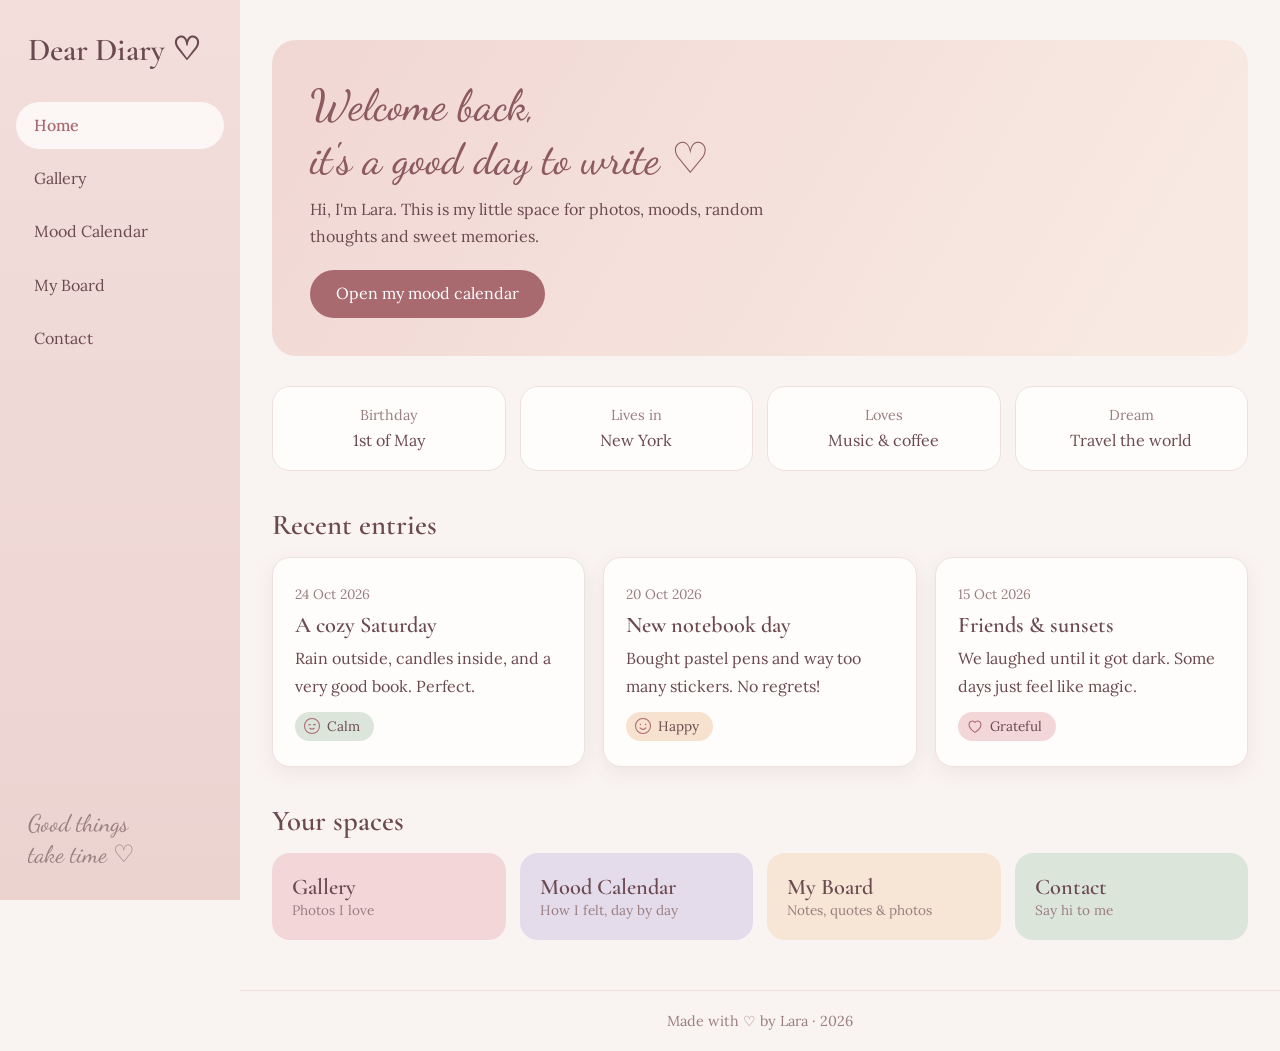
<file: index.html>
<!DOCTYPE html>
<html lang="en">
<head>
  <meta charset="UTF-8">
  <meta name="viewport" content="width=device-width, initial-scale=1.0">
  <title>Dear Diary ♡ Home</title>
  <link rel="icon" href="favicon.svg" type="image/svg+xml">
  <link rel="icon" href="favicon.png" type="image/png" sizes="48x48">
  <link rel="apple-touch-icon" href="apple-touch-icon.png">
  <link rel="preconnect" href="https://fonts.googleapis.com">
  <link href="https://fonts.googleapis.com/css2?family=Cormorant+Garamond:wght@500;600&family=Dancing+Script:wght@500&family=Lora:wght@400;500&display=swap" rel="stylesheet">
  <link rel="stylesheet" href="style.css">
</head>
<body>

  <svg width="0" height="0" style="position:absolute" aria-hidden="true">
    <symbol id="happy" viewBox="0 0 24 24"><circle cx="12" cy="12" r="10"/><circle cx="8.5" cy="10" r=".9" fill="currentColor" stroke="none"/><circle cx="15.5" cy="10" r=".9" fill="currentColor" stroke="none"/><path d="M8 14.5q4 4 8 0"/></symbol>
    <symbol id="calm" viewBox="0 0 24 24"><circle cx="12" cy="12" r="10"/><path d="M7.5 10.5q1.2-1.2 2.4 0M14.1 10.5q1.2-1.2 2.4 0"/><path d="M9 15q3 2 6 0"/></symbol>
    <symbol id="grateful" viewBox="0 0 24 24"><path d="M12 20.5s-8-4.8-8-10.8a4.4 4.4 0 0 1 8-2.5 4.4 4.4 0 0 1 8 2.5c0 6-8 10.8-8 10.8z"/></symbol>
    <symbol id="anxious" viewBox="0 0 24 24"><circle cx="12" cy="12" r="10"/><circle cx="8.5" cy="10.5" r=".9" fill="currentColor" stroke="none"/><circle cx="15.5" cy="10.5" r=".9" fill="currentColor" stroke="none"/><path d="M7 8l3-1M17 8l-3-1"/><path d="M8 16q1-1.5 2 0t2 0 2 0 2 0"/></symbol>
    <symbol id="sad" viewBox="0 0 24 24"><circle cx="12" cy="12" r="10"/><circle cx="8.5" cy="10" r=".9" fill="currentColor" stroke="none"/><circle cx="15.5" cy="10" r=".9" fill="currentColor" stroke="none"/><path d="M8.5 16.5q3.5-3 7 0"/></symbol>
    <symbol id="angry" viewBox="0 0 24 24"><circle cx="12" cy="12" r="10"/><path d="M6.5 7.5l4 2M17.5 7.5l-4 2"/><circle cx="8.5" cy="11.5" r=".9" fill="currentColor" stroke="none"/><circle cx="15.5" cy="11.5" r=".9" fill="currentColor" stroke="none"/><path d="M8.5 16.5q3.5-2.5 7 0"/></symbol>
    <symbol id="tired" viewBox="0 0 24 24"><circle cx="12" cy="12" r="10"/><path d="M7 10.5h3M14 10.5h3"/><path d="M9.5 15.5h5"/></symbol>
  </svg>

  <aside class="sidebar">
    <a class="logo" href="index.html">Dear Diary ♡</a>
    <nav>
      <ul class="nav-menu">
        <li><a href="index.html" aria-current="page">Home</a></li>
        <li><a href="gallery.html">Gallery</a></li>
        <li><a href="calendar.html">Mood Calendar</a></li>
        <li><a href="board.html">My Board</a></li>
        <li><a href="contact.html">Contact</a></li>
      </ul>
    </nav>
    <p class="sidebar-note">Good things<br>take time ♡</p>
  </aside>

  <div class="content">
    <main>
      <section class="hero">
        <div>
          <h1>Welcome back,<br>it's a good day to write ♡</h1>
          <p>Hi, I'm Lara. This is my little space for photos, moods,
            random thoughts and sweet memories.</p>
          <a class="btn" href="calendar.html">Open my mood calendar</a>
        </div>
      </section>

      <section class="facts">
        <div class="fact"><strong>Birthday</strong>1st of May</div>
        <div class="fact"><strong>Lives in</strong>New York</div>
        <div class="fact"><strong>Loves</strong>Music &amp; coffee</div>
        <div class="fact"><strong>Dream</strong>Travel the world</div>
      </section>

      <h2 class="section-title">Recent entries</h2>
      <section class="entries">
        <article class="card entry">
          <span class="entry-date">24 Oct 2026</span>
          <h3>A cozy Saturday</h3>
          <p>Rain outside, candles inside, and a very good book. Perfect.</p>
          <span class="entry-mood calm"><svg class="face"><use href="#calm"/></svg> Calm</span>
        </article>
        <article class="card entry">
          <span class="entry-date">20 Oct 2026</span>
          <h3>New notebook day</h3>
          <p>Bought pastel pens and way too many stickers. No regrets!</p>
          <span class="entry-mood happy"><svg class="face"><use href="#happy"/></svg> Happy</span>
        </article>
        <article class="card entry">
          <span class="entry-date">15 Oct 2026</span>
          <h3>Friends &amp; sunsets</h3>
          <p>We laughed until it got dark. Some days just feel like magic.</p>
          <span class="entry-mood grateful"><svg class="face"><use href="#grateful"/></svg> Grateful</span>
        </article>
      </section>

      <h2 class="section-title">Your spaces</h2>
      <section class="spaces">
        <a class="space" href="gallery.html"><h3>Gallery</h3><p>Photos I love</p></a>
        <a class="space" href="calendar.html"><h3>Mood Calendar</h3><p>How I felt, day by day</p></a>
        <a class="space" href="board.html"><h3>My Board</h3><p>Notes, quotes &amp; photos</p></a>
        <a class="space" href="contact.html"><h3>Contact</h3><p>Say hi to me</p></a>
      </section>
    </main>

    <footer class="site-footer">Made with ♡ by Lara · 2026</footer>
  </div>

</body>
</html>
</file>
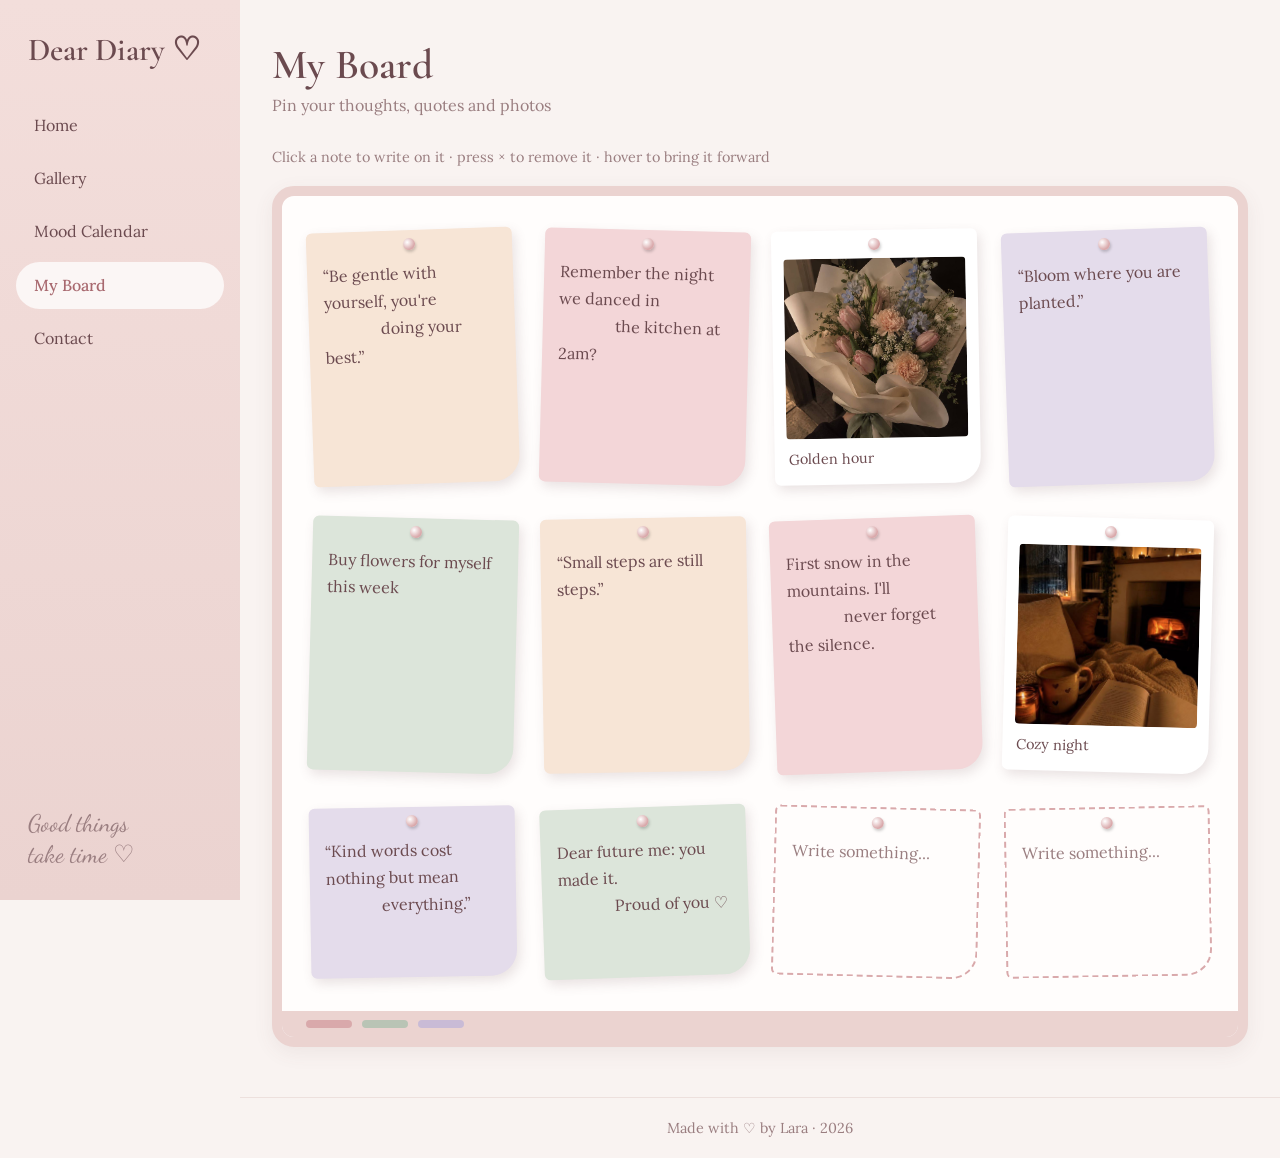
<file: board.html>
<!DOCTYPE html>
<html lang="en">

<head>
  <meta charset="UTF-8">
  <meta name="viewport" content="width=device-width, initial-scale=1.0">
  <title>Dear Diary ♡ My Board</title>
  <link rel="icon" href="favicon.svg" type="image/svg+xml">
  <link rel="icon" href="favicon.png" type="image/png" sizes="48x48">
  <link rel="apple-touch-icon" href="apple-touch-icon.png">
  <link rel="preconnect" href="https://fonts.googleapis.com">
  <link
    href="https://fonts.googleapis.com/css2?family=Cormorant+Garamond:wght@500;600&family=Dancing+Script:wght@500&family=Lora:wght@400;500&display=swap"
    rel="stylesheet">
  <link rel="stylesheet" href="style.css">
</head>

<body>

  <aside class="sidebar">
    <a class="logo" href="index.html">Dear Diary ♡</a>
    <nav>
      <ul class="nav-menu">
        <li><a href="index.html">Home</a></li>
        <li><a href="gallery.html">Gallery</a></li>
        <li><a href="calendar.html">Mood Calendar</a></li>
        <li><a href="board.html" aria-current="page">My Board</a></li>
        <li><a href="contact.html">Contact</a></li>
      </ul>
    </nav>
    <p class="sidebar-note">Good things<br>take time ♡</p>
  </aside>

  <div class="content">
    <main>
      <h1 class="page-title">My Board</h1>
      <p class="page-subtitle">Pin your thoughts, quotes and photos</p>

      <p class="hint">Click a note to write on it · press × to remove it · hover to bring it forward</p>

      <div class="board-frame">
        <div class="board">
          <input type="checkbox" id="n1" class="gone">
          <div class="note c1"><label class="del" for="n1" title="Delete">×</label>
            <div class="note-body" contenteditable="true" data-ph="Write something...">“Be gentle with yourself, you're
              doing your best.”</div>
          </div>
          <input type="checkbox" id="n2" class="gone">
          <div class="note c2"><label class="del" for="n2" title="Delete">×</label>
            <div class="note-body" contenteditable="true" data-ph="Write something...">Remember the night we danced in
              the kitchen at 2am?</div>
          </div>
          <input type="checkbox" id="n3" class="gone">
          <div class="note photo"><label class="del" for="n3" title="Delete">×</label><img
              src="PHOTO\Golden hour (2).jpg" alt="Pinned photo">
            <div class="note-body" contenteditable="true" data-ph="Add a caption...">Golden hour</div>
          </div>
          <input type="checkbox" id="n4" class="gone">
          <div class="note c3"><label class="del" for="n4" title="Delete">×</label>
            <div class="note-body" contenteditable="true" data-ph="Write something...">“Bloom where you are planted.”
            </div>
          </div>
          <input type="checkbox" id="n5" class="gone">
          <div class="note c4"><label class="del" for="n5" title="Delete">×</label>
            <div class="note-body" contenteditable="true" data-ph="Write something...">Buy flowers for myself this week
            </div>
          </div>
          <input type="checkbox" id="n6" class="gone">
          <div class="note c1"><label class="del" for="n6" title="Delete">×</label>
            <div class="note-body" contenteditable="true" data-ph="Write something...">“Small steps are still steps.”
            </div>
          </div>
          <input type="checkbox" id="n7" class="gone">
          <div class="note c2"><label class="del" for="n7" title="Delete">×</label>
            <div class="note-body" contenteditable="true" data-ph="Write something...">First snow in the mountains. I'll
              never forget the silence.</div>
          </div>
          <input type="checkbox" id="n8" class="gone">
          <div class="note photo"><label class="del" for="n8" title="Delete">×</label><img src="PHOTO\Cozy night.jpg"
              alt="Pinned photo">
            <div class="note-body" contenteditable="true" data-ph="Add a caption...">Cozy night</div>
          </div>
          <input type="checkbox" id="n9" class="gone">
          <div class="note c3"><label class="del" for="n9" title="Delete">×</label>
            <div class="note-body" contenteditable="true" data-ph="Write something...">“Kind words cost nothing but mean
              everything.”</div>
          </div>
          <input type="checkbox" id="n10" class="gone">
          <div class="note c4"><label class="del" for="n10" title="Delete">×</label>
            <div class="note-body" contenteditable="true" data-ph="Write something...">Dear future me: you made it.
              Proud of you ♡</div>
          </div>
          <input type="checkbox" id="n11" class="gone">
          <div class="note blank"><label class="del" for="n11" title="Delete">×</label>
            <div class="note-body" contenteditable="true" data-ph="Write something..."></div>
          </div>
          <input type="checkbox" id="n12" class="gone">
          <div class="note blank"><label class="del" for="n12" title="Delete">×</label>
            <div class="note-body" contenteditable="true" data-ph="Write something..."></div>
          </div>
        </div>
        <div class="tray"><span></span><span></span><span></span></div>
      </div>
    </main>

    <footer class="site-footer">Made with ♡ by Lara · 2026</footer>
  </div>
</body>

</html>
</file>
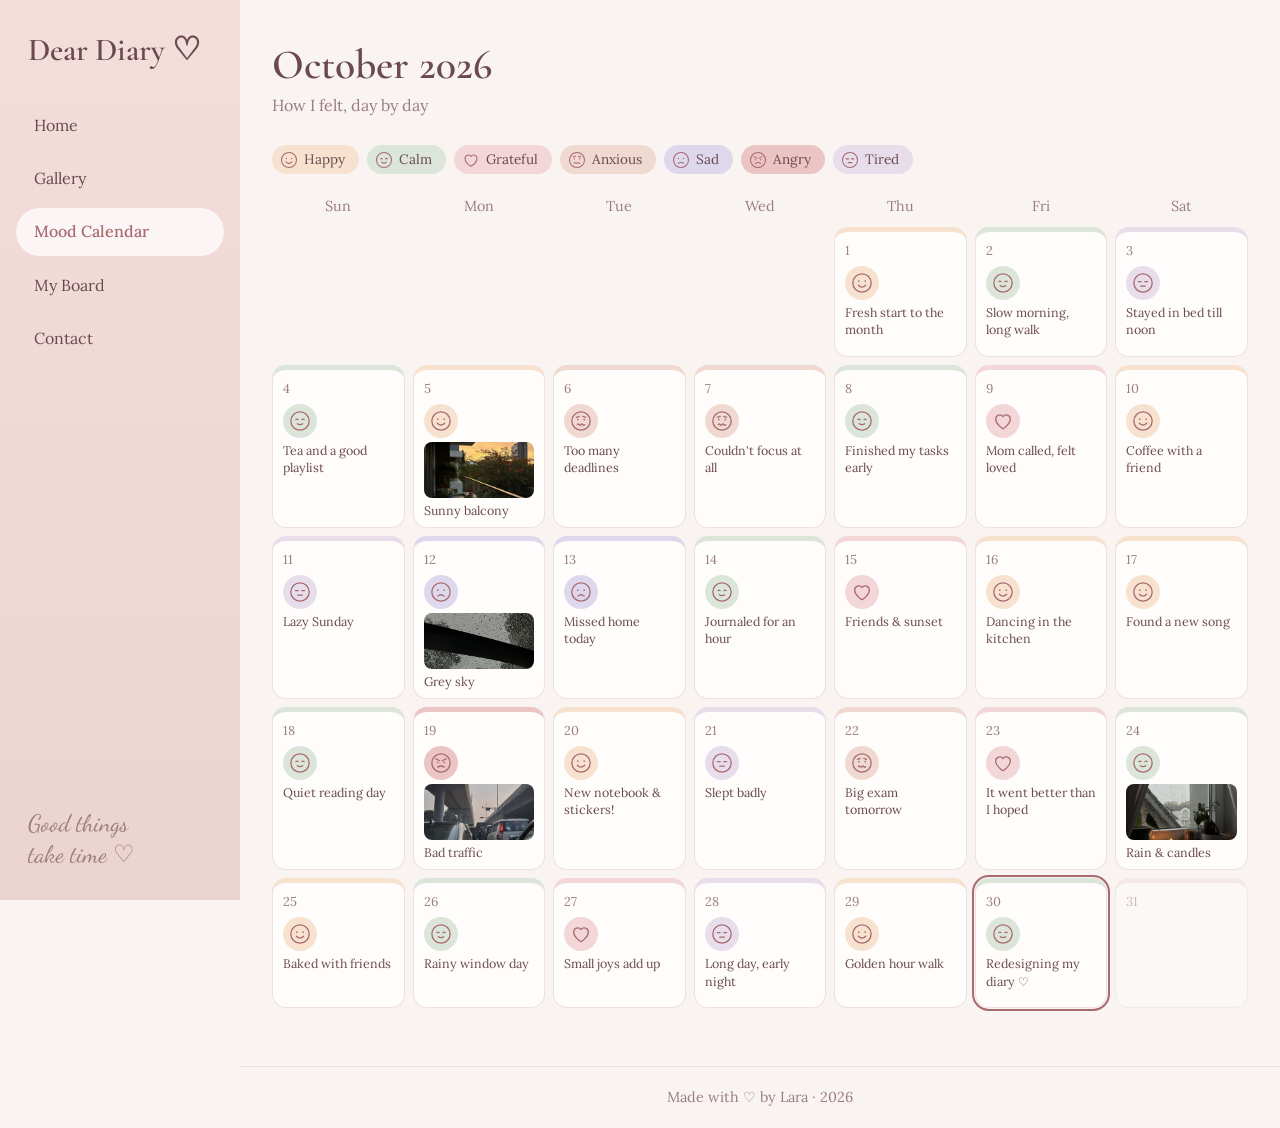
<file: calendar.html>
<!DOCTYPE html>
<html lang="en">

<head>
  <meta charset="UTF-8">
  <meta name="viewport" content="width=device-width, initial-scale=1.0">
  <title>Dear Diary ♡ Mood Calendar</title>
  <link rel="icon" href="favicon.svg" type="image/svg+xml">
  <link rel="icon" href="favicon.png" type="image/png" sizes="48x48">
  <link rel="apple-touch-icon" href="apple-touch-icon.png">
  <link rel="preconnect" href="https://fonts.googleapis.com">
  <link
    href="https://fonts.googleapis.com/css2?family=Cormorant+Garamond:wght@500;600&family=Dancing+Script:wght@500&family=Lora:wght@400;500&display=swap"
    rel="stylesheet">
  <link rel="stylesheet" href="style.css">
</head>

<body>

  <svg width="0" height="0" style="position:absolute" aria-hidden="true">
    <symbol id="happy" viewBox="0 0 24 24">
      <circle cx="12" cy="12" r="10" />
      <circle cx="8.5" cy="10" r=".9" fill="currentColor" stroke="none" />
      <circle cx="15.5" cy="10" r=".9" fill="currentColor" stroke="none" />
      <path d="M8 14.5q4 4 8 0" />
    </symbol>
    <symbol id="calm" viewBox="0 0 24 24">
      <circle cx="12" cy="12" r="10" />
      <path d="M7.5 10.5q1.2-1.2 2.4 0M14.1 10.5q1.2-1.2 2.4 0" />
      <path d="M9 15q3 2 6 0" />
    </symbol>
    <symbol id="grateful" viewBox="0 0 24 24">
      <path d="M12 20.5s-8-4.8-8-10.8a4.4 4.4 0 0 1 8-2.5 4.4 4.4 0 0 1 8 2.5c0 6-8 10.8-8 10.8z" />
    </symbol>
    <symbol id="anxious" viewBox="0 0 24 24">
      <circle cx="12" cy="12" r="10" />
      <circle cx="8.5" cy="10.5" r=".9" fill="currentColor" stroke="none" />
      <circle cx="15.5" cy="10.5" r=".9" fill="currentColor" stroke="none" />
      <path d="M7 8l3-1M17 8l-3-1" />
      <path d="M8 16q1-1.5 2 0t2 0 2 0 2 0" />
    </symbol>
    <symbol id="sad" viewBox="0 0 24 24">
      <circle cx="12" cy="12" r="10" />
      <circle cx="8.5" cy="10" r=".9" fill="currentColor" stroke="none" />
      <circle cx="15.5" cy="10" r=".9" fill="currentColor" stroke="none" />
      <path d="M8.5 16.5q3.5-3 7 0" />
    </symbol>
    <symbol id="angry" viewBox="0 0 24 24">
      <circle cx="12" cy="12" r="10" />
      <path d="M6.5 7.5l4 2M17.5 7.5l-4 2" />
      <circle cx="8.5" cy="11.5" r=".9" fill="currentColor" stroke="none" />
      <circle cx="15.5" cy="11.5" r=".9" fill="currentColor" stroke="none" />
      <path d="M8.5 16.5q3.5-2.5 7 0" />
    </symbol>
    <symbol id="tired" viewBox="0 0 24 24">
      <circle cx="12" cy="12" r="10" />
      <path d="M7 10.5h3M14 10.5h3" />
      <path d="M9.5 15.5h5" />
    </symbol>
  </svg>

  <aside class="sidebar">
    <a class="logo" href="index.html">Dear Diary ♡</a>
    <nav>
      <ul class="nav-menu">
        <li><a href="index.html">Home</a></li>
        <li><a href="gallery.html">Gallery</a></li>
        <li><a href="calendar.html" aria-current="page">Mood Calendar</a></li>
        <li><a href="board.html">My Board</a></li>
        <li><a href="contact.html">Contact</a></li>
      </ul>
    </nav>
    <p class="sidebar-note">Good things<br>take time ♡</p>
  </aside>

  <div class="content">
    <main>
      <h1 class="page-title">October 2026</h1>
      <p class="page-subtitle">How I felt, day by day</p>

      <div class="legend">
        <span class="happy"><svg class="face">
            <use href="#happy" />
          </svg> Happy</span>
        <span class="calm"><svg class="face">
            <use href="#calm" />
          </svg> Calm</span>
        <span class="grateful"><svg class="face">
            <use href="#grateful" />
          </svg> Grateful</span>
        <span class="anxious"><svg class="face">
            <use href="#anxious" />
          </svg> Anxious</span>
        <span class="sad"><svg class="face">
            <use href="#sad" />
          </svg> Sad</span>
        <span class="angry"><svg class="face">
            <use href="#angry" />
          </svg> Angry</span>
        <span class="tired"><svg class="face">
            <use href="#tired" />
          </svg> Tired</span>
      </div>

      <div class="calendar-wrap">
        <section class="calendar">
          <div class="weekday">Sun</div>
          <div class="weekday">Mon</div>
          <div class="weekday">Tue</div>
          <div class="weekday">Wed</div>
          <div class="weekday">Thu</div>
          <div class="weekday">Fri</div>
          <div class="weekday">Sat</div>
          <div class="day empty"></div>
          <div class="day empty"></div>
          <div class="day empty"></div>
          <div class="day empty"></div>
          <div class="day happy"><span class="num">1</span><span class="mood"><svg class="face">
                <use href="#happy" />
              </svg></span>
            <p>Fresh start to the month</p>
          </div>
          <div class="day calm"><span class="num">2</span><span class="mood"><svg class="face">
                <use href="#calm" />
              </svg></span>
            <p>Slow morning, long walk</p>
          </div>
          <div class="day tired"><span class="num">3</span><span class="mood"><svg class="face">
                <use href="#tired" />
              </svg></span>
            <p>Stayed in bed till noon</p>
          </div>
          <div class="day calm"><span class="num">4</span><span class="mood"><svg class="face">
                <use href="#calm" />
              </svg></span>
            <p>Tea and a good playlist</p>
          </div>
          <div class="day happy"><span class="num">5</span><span class="mood"><svg class="face">
                <use href="#happy" />
              </svg></span><img src="PHOTO\Sunny balcony.jpg" alt="Day 5 photo">
            <p>Sunny balcony</p>
          </div>
          <div class="day anxious"><span class="num">6</span><span class="mood"><svg class="face">
                <use href="#anxious" />
              </svg></span>
            <p>Too many deadlines</p>
          </div>
          <div class="day anxious"><span class="num">7</span><span class="mood"><svg class="face">
                <use href="#anxious" />
              </svg></span>
            <p>Couldn't focus at all</p>
          </div>
          <div class="day calm"><span class="num">8</span><span class="mood"><svg class="face">
                <use href="#calm" />
              </svg></span>
            <p>Finished my tasks early</p>
          </div>
          <div class="day grateful"><span class="num">9</span><span class="mood"><svg class="face">
                <use href="#grateful" />
              </svg></span>
            <p>Mom called, felt loved</p>
          </div>
          <div class="day happy"><span class="num">10</span><span class="mood"><svg class="face">
                <use href="#happy" />
              </svg></span>
            <p>Coffee with a friend</p>
          </div>
          <div class="day tired"><span class="num">11</span><span class="mood"><svg class="face">
                <use href="#tired" />
              </svg></span>
            <p>Lazy Sunday</p>
          </div>
          <div class="day sad"><span class="num">12</span><span class="mood"><svg class="face">
                <use href="#sad" />
              </svg></span><img src="PHOTO\Grey sky.jpg" alt="Day 12 photo">
            <p>Grey sky</p>
          </div>
          <div class="day sad"><span class="num">13</span><span class="mood"><svg class="face">
                <use href="#sad" />
              </svg></span>
            <p>Missed home today</p>
          </div>
          <div class="day calm"><span class="num">14</span><span class="mood"><svg class="face">
                <use href="#calm" />
              </svg></span>
            <p>Journaled for an hour</p>
          </div>
          <div class="day grateful"><span class="num">15</span><span class="mood"><svg class="face">
                <use href="#grateful" />
              </svg></span>
            <p>Friends &amp; sunset</p>
          </div>
          <div class="day happy"><span class="num">16</span><span class="mood"><svg class="face">
                <use href="#happy" />
              </svg></span>
            <p>Dancing in the kitchen</p>
          </div>
          <div class="day happy"><span class="num">17</span><span class="mood"><svg class="face">
                <use href="#happy" />
              </svg></span>
            <p>Found a new song</p>
          </div>
          <div class="day calm"><span class="num">18</span><span class="mood"><svg class="face">
                <use href="#calm" />
              </svg></span>
            <p>Quiet reading day</p>
          </div>
          <div class="day angry"><span class="num">19</span><span class="mood"><svg class="face">
                <use href="#angry" />
              </svg></span><img src="PHOTO\Bad traffic.jpg" alt="Day 19 photo">
            <p>Bad traffic</p>
          </div>
          <div class="day happy"><span class="num">20</span><span class="mood"><svg class="face">
                <use href="#happy" />
              </svg></span>
            <p>New notebook &amp; stickers!</p>
          </div>
          <div class="day tired"><span class="num">21</span><span class="mood"><svg class="face">
                <use href="#tired" />
              </svg></span>
            <p>Slept badly</p>
          </div>
          <div class="day anxious"><span class="num">22</span><span class="mood"><svg class="face">
                <use href="#anxious" />
              </svg></span>
            <p>Big exam tomorrow</p>
          </div>
          <div class="day grateful"><span class="num">23</span><span class="mood"><svg class="face">
                <use href="#grateful" />
              </svg></span>
            <p>It went better than I hoped</p>
          </div>
          <div class="day calm"><span class="num">24</span><span class="mood"><svg class="face">
                <use href="#calm" />
              </svg></span><img src="PHOTO\Rain & candles.jpg" alt="Day 24 photo">
            <p>Rain &amp; candles</p>
          </div>
          <div class="day happy"><span class="num">25</span><span class="mood"><svg class="face">
                <use href="#happy" />
              </svg></span>
            <p>Baked with friends</p>
          </div>
          <div class="day calm"><span class="num">26</span><span class="mood"><svg class="face">
                <use href="#calm" />
              </svg></span>
            <p>Rainy window day</p>
          </div>
          <div class="day grateful"><span class="num">27</span><span class="mood"><svg class="face">
                <use href="#grateful" />
              </svg></span>
            <p>Small joys add up</p>
          </div>
          <div class="day tired"><span class="num">28</span><span class="mood"><svg class="face">
                <use href="#tired" />
              </svg></span>
            <p>Long day, early night</p>
          </div>
          <div class="day happy"><span class="num">29</span><span class="mood"><svg class="face">
                <use href="#happy" />
              </svg></span>
            <p>Golden hour walk</p>
          </div>
          <div class="day calm today"><span class="num">30</span><span class="mood"><svg class="face">
                <use href="#calm" />
              </svg></span>
            <p>Redesigning my diary ♡</p>
          </div>
          <div class="day future"><span class="num">31</span></div>
        </section>
      </div>
    </main>

    <footer class="site-footer">Made with ♡ by Lara · 2026</footer>
  </div>

</body>

</html>
</file>
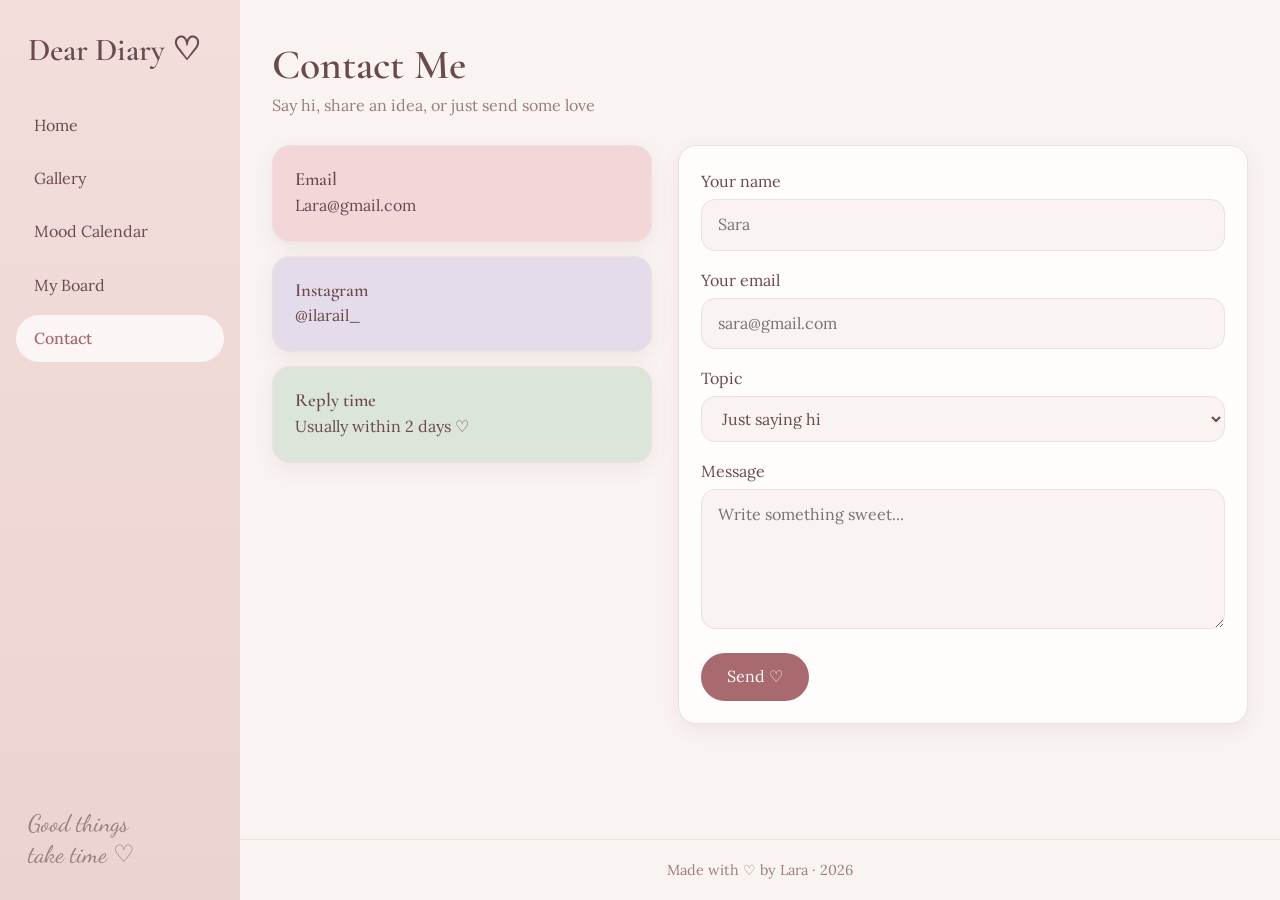
<file: contact.html>
<!DOCTYPE html>
<html lang="en">
<head>
  <meta charset="UTF-8">
  <meta name="viewport" content="width=device-width, initial-scale=1.0">
  <title>Dear Diary ♡ Contact</title>
  <link rel="icon" href="favicon.svg" type="image/svg+xml">
  <link rel="icon" href="favicon.png" type="image/png" sizes="48x48">
  <link rel="apple-touch-icon" href="apple-touch-icon.png">
  <link rel="preconnect" href="https://fonts.googleapis.com">
  <link href="https://fonts.googleapis.com/css2?family=Cormorant+Garamond:wght@500;600&family=Dancing+Script:wght@500&family=Lora:wght@400;500&display=swap" rel="stylesheet">
  <link rel="stylesheet" href="style.css">
</head>
<body>

  <aside class="sidebar">
    <a class="logo" href="index.html">Dear Diary ♡</a>
    <nav>
      <ul class="nav-menu">
        <li><a href="index.html">Home</a></li>
        <li><a href="gallery.html">Gallery</a></li>
        <li><a href="calendar.html">Mood Calendar</a></li>
        <li><a href="board.html">My Board</a></li>
        <li><a href="contact.html" aria-current="page">Contact</a></li>
      </ul>
    </nav>
    <p class="sidebar-note">Good things<br>take time ♡</p>
  </aside>

  <div class="content">
    <main>
      <h1 class="page-title">Contact Me</h1>
      <p class="page-subtitle">Say hi, share an idea, or just send some love</p>

      <div class="contact-layout">
        <aside class="contact-info">
          <div class="card"><h3>Email</h3><p>Lara@gmail.com</p></div>
          <div class="card"><h3>Instagram</h3><p>@ilarail_</p></div>
          <div class="card"><h3>Reply time</h3><p>Usually within 2 days ♡</p></div>
        </aside>

        <form class="card" action="mailto:hello@gmail.com" method="post" enctype="text/plain">
          <div><label for="name">Your name</label>
            <input type="text" id="name" name="name" placeholder="Sara" required></div>
          <div><label for="email">Your email</label>
            <input type="email" id="email" name="email" placeholder="sara@gmail.com" required></div>
          <div><label for="topic">Topic</label>
            <select id="topic" name="topic">
              <option>Just saying hi</option><option>Collaboration</option>
              <option>Question</option><option>Other</option>
            </select></div>
          <div><label for="message">Message</label>
            <textarea id="message" name="message" placeholder="Write something sweet..." required></textarea></div>
          <button class="btn" type="submit">Send ♡</button>
        </form>
      </div>
    </main>

    <footer class="site-footer">Made with ♡ by Lara · 2026</footer>
  </div>

</body>
</html>
</file>
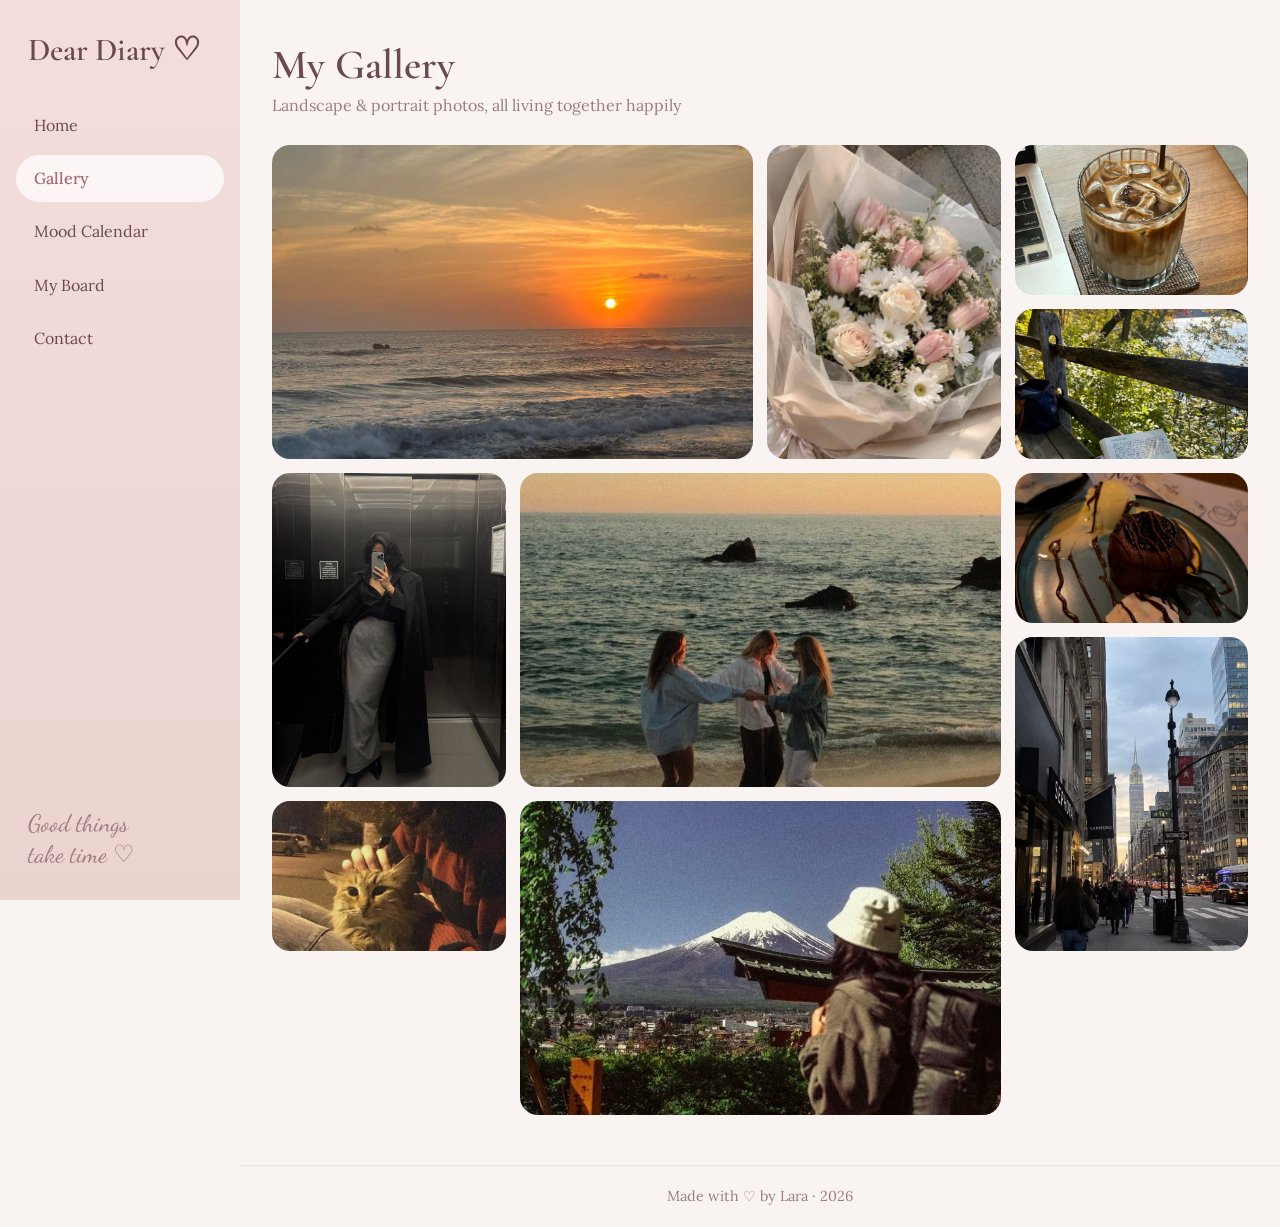
<file: gallery.html>
<!DOCTYPE html>
<html lang="en">

<head>
  <meta charset="UTF-8">
  <meta name="viewport" content="width=device-width, initial-scale=1.0">
  <title>Dear Diary ♡ Gallery</title>
  <link rel="icon" href="favicon.svg" type="image/svg+xml">
  <link rel="icon" href="favicon.png" type="image/png" sizes="48x48">
  <link rel="apple-touch-icon" href="apple-touch-icon.png">
  <link rel="preconnect" href="https://fonts.googleapis.com">
  <link
    href="https://fonts.googleapis.com/css2?family=Cormorant+Garamond:wght@500;600&family=Dancing+Script:wght@500&family=Lora:wght@400;500&display=swap"
    rel="stylesheet">
  <link rel="stylesheet" href="style.css">
</head>

<body>

  <aside class="sidebar">
    <a class="logo" href="index.html">Dear Diary ♡</a>
    <nav>
      <ul class="nav-menu">
        <li><a href="index.html">Home</a></li>
        <li><a href="gallery.html" aria-current="page">Gallery</a></li>
        <li><a href="calendar.html">Mood Calendar</a></li>
        <li><a href="board.html">My Board</a></li>
        <li><a href="contact.html">Contact</a></li>
      </ul>
    </nav>
    <p class="sidebar-note">Good things<br>take time ♡</p>
  </aside>

  <div class="content">
    <main>
      <h1 class="page-title">My Gallery</h1>
      <p class="page-subtitle">Landscape &amp; portrait photos, all living together happily</p>

      <section class="gallery-grid">
        <figure class="landscape"><img src="PHOTO\Sunset by the sea.jpg" alt="Beach sunset" loading="lazy">
          <figcaption>Sunset by the sea</figcaption>
        </figure>
        <figure class="portrait"><img src="PHOTO\Spring flowers.jpg" alt="Flowers" loading="lazy">
          <figcaption>Spring flowers</figcaption>
        </figure>
        <figure><img src="PHOTO\Morning coffee.jpg" alt="Coffee" loading="lazy">
          <figcaption>Morning coffee</figcaption>
        </figure>
        <figure><img src="PHOTO\My notebook.jpg" alt="Notebook" loading="lazy">
          <figcaption>My notebook</figcaption>
        </figure>
        <figure class="portrait"><img src="PHOTO\Outfit of the day.jpg" alt="Outfit" loading="lazy">
          <figcaption>Outfit of the day</figcaption>
        </figure>
        <figure class="landscape"><img src="PHOTO\Gils' trip.jpg" alt="Friends" loading="lazy">
          <figcaption>Girls' trip</figcaption>
        </figure>
        <figure><img src="PHOTO\Sweet tooth.jpg" alt="Dessert" loading="lazy">
          <figcaption>Sweet tooth</figcaption>
        </figure>
        <figure class="portrait"><img src="PHOTO\City lights.jpg" alt="City" loading="lazy">
          <figcaption>City lights</figcaption>
        </figure>
        <figure><img src="PHOTO\My little cat.jpg" alt="Cat" loading="lazy">
          <figcaption>My little cat</figcaption>
        </figure>
        <figure class="landscape"><img src="PHOTO\Mountains day.jpg" alt="Mountains" loading="lazy">
          <figcaption>Mountain day</figcaption>
        </figure>
      </section>
    </main>

    <footer class="site-footer">Made with ♡ by Lara · 2026</footer>
  </div>

</body>

</html>
</file>
<file: style.css>
* { margin: 0; padding: 0; box-sizing: border-box; }

:root {
  --cream: #F9F3F1;
  --white: #FFFDFC;
  --blush: #F3DEDB;
  --blush-deep: #EBD3D0;
  --rose: #A8696F;
  --rose-soft: #D9A9AB;
  --ink: #6B4A4F;
  --muted: #9A7E80;
  --line: #EDE0DD;
  --peach: #F7E5D6;
  --pink: #F3D6D8;
  --lavender: #E4DCEB;
  --sage: #DCE5DA;
  --radius: 18px;
  --shadow: 0 6px 20px rgba(107, 74, 79, 0.08);
}

body {
  font-family: "Lora", Georgia, serif;
  color: var(--ink);
  background: var(--cream);
  line-height: 1.7;
  display: grid;
  grid-template-columns: 240px 1fr;
  min-height: 100vh;
}

h1, h2, h3, .logo {
  font-family: "Cormorant Garamond", Georgia, serif;
  font-weight: 600;
  color: var(--ink);
  line-height: 1.25;
}

img { display: block; max-width: 100%; }

.sidebar {
  position: sticky;
  top: 0;
  height: 100vh;
  padding: 30px 16px;
  background: linear-gradient(180deg, var(--blush), var(--blush-deep));
  display: flex;
  flex-direction: column;
  gap: 32px;
}

.logo { font-size: 2rem; text-decoration: none; padding-left: 12px; }
.nav-menu { list-style: none; display: flex; flex-direction: column; gap: 6px; }

.nav-menu a {
  display: block;
  padding: 10px 18px;
  border-radius: 999px;
  color: var(--ink);
  text-decoration: none;
  transition: background 0.3s;
}

.nav-menu a:hover { background: rgba(255, 255, 255, 0.45); }
.nav-menu a[aria-current="page"] {
  background: rgba(255, 255, 255, 0.75);
  color: var(--rose);
  font-weight: 500;
}

.sidebar-note {
  margin-top: auto;
  padding-left: 12px;
  font-family: "Dancing Script", cursive;
  font-size: 1.5rem;
  line-height: 1.3;
  color: var(--muted);
}

.content { display: flex; flex-direction: column; min-width: 0; }

main {
  flex: 1;
  width: 100%;
  max-width: 1050px;
  margin: 0 auto;
  padding: 40px 32px 50px;
  animation: fade-in 0.7s ease both;
}

@keyframes fade-in {
  from { opacity: 0; transform: translateY(8px); }
  to { opacity: 1; transform: none; }
}

.site-footer {
  text-align: center;
  padding: 18px;
  color: var(--muted);
  border-top: 1px solid var(--line);
}

.page-title { font-size: 2.6rem; }
.section-title { font-size: 1.8rem; margin-bottom: 14px; }
.entry h3, .space h3 { font-size: 1.4rem; }
.page-subtitle { margin-bottom: 26px; }
.hint { margin-bottom: 16px; }

.page-subtitle, .hint, .entry-date, .weekday, .fact strong, .space p, .day .num, .site-footer {
  color: var(--muted);
}

.hint, .entry-date, .weekday, .space p, .site-footer { font-size: 0.9rem; }
.entry-date, .space p { font-size: 0.85rem; }
.fact strong { display: block; font-weight: 400; font-size: 0.9rem; }
.space p { line-height: 1.4; }

.card, .fact {
  background: var(--white);
  border: 1px solid var(--line);
  border-radius: var(--radius);
}

.card { padding: 22px; box-shadow: var(--shadow); }
.fact { padding: 16px; text-align: center; }

.btn {
  display: inline-block;
  padding: 10px 26px;
  border: 0;
  border-radius: 999px;
  background: var(--rose);
  color: #fff;
  font: inherit;
  text-decoration: none;
  cursor: pointer;
  transition: 0.3s;
}

.btn:hover { background: #8F565C; transform: translateY(-2px); }

.face {
  width: 22px;
  height: 22px;
  fill: none;
  stroke: currentColor;
  stroke-width: 1.4;
  stroke-linecap: round;
  stroke-linejoin: round;
  color: var(--rose);
}

.happy { --m: #F7E2CF; }
.calm { --m: #DCE5DA; }
.grateful { --m: #F3D6D8; }
.anxious { --m: #F0D9D0; }
.sad { --m: #DDD8EC; }
.angry { --m: #EBC4C4; }
.tired { --m: #E7DDEB; }

.hero {
  display: grid;
  grid-template-columns: 1fr 210px;
  gap: 30px;
  align-items: center;
  padding: 38px;
  margin-bottom: 30px;
  border-radius: 24px;
  background: linear-gradient(120deg, #F1D7D4, #F9EBE4);
}

.hero h1 {
  font-family: "Dancing Script", cursive;
  font-weight: 500;
  font-size: 2.7rem;
  color: #8C5A60;
  margin-bottom: 10px;
}

.hero p { margin-bottom: 20px; max-width: 46ch; }

.facts, .entries, .spaces {
  display: grid;
  gap: 14px;
}

.facts, .entries { margin-bottom: 36px; }
.facts { grid-template-columns: repeat(auto-fit, minmax(190px, 1fr)); }
.entries { grid-template-columns: repeat(auto-fit, minmax(240px, 1fr)); gap: 18px; }
.spaces { grid-template-columns: repeat(auto-fit, minmax(200px, 1fr)); }
.entry h3 { margin: 4px 0 6px; }

.entry-mood, .legend span {
  display: inline-flex;
  align-items: center;
  gap: 6px;
  padding: 3px 14px 3px 8px;
  border-radius: 999px;
  background: var(--m);
  font-size: 0.85rem;
}

.entry-mood { margin-top: 12px; }
.entry-mood .face, .legend .face { width: 18px; height: 18px; }

.space {
  display: block;
  padding: 20px;
  border-radius: var(--radius);
  color: var(--ink);
  text-decoration: none;
  transition: 0.3s;
}

.space:hover { transform: translateY(-3px); box-shadow: var(--shadow); }

.gallery-grid {
  display: grid;
  grid-template-columns: repeat(auto-fill, minmax(190px, 1fr));
  grid-auto-rows: 150px;
  grid-auto-flow: dense;
  gap: 14px;
}

.gallery-grid figure {
  position: relative;
  overflow: hidden;
  border-radius: var(--radius);
  background: var(--blush);
}

.gallery-grid .portrait { grid-row: span 2; }
.gallery-grid .landscape { grid-column: span 2; grid-row: span 2; }
.gallery-grid img { width: 100%; height: 100%; object-fit: cover; transition: transform 0.6s; }
.gallery-grid figure:hover img { transform: scale(1.05); }

.gallery-grid figcaption {
  position: absolute;
  left: 0;
  right: 0;
  bottom: 0;
  padding: 12px 14px;
  background: linear-gradient(transparent, rgba(107, 74, 79, 0.7));
  color: #fff;
  opacity: 0;
  transition: opacity 0.4s;
}

.gallery-grid figure:hover figcaption { opacity: 1; }

.legend { display: flex; flex-wrap: wrap; gap: 8px; margin-bottom: 20px; }
.calendar-wrap { overflow-x: auto; padding-bottom: 8px; }

.calendar {
  min-width: 760px;
  display: grid;
  grid-template-columns: repeat(7, 1fr);
  gap: 8px;
}

.weekday { text-align: center; }

.day {
  min-height: 130px;
  padding: 8px 10px;
  background: var(--white);
  border: 1px solid var(--line);
  border-top: 5px solid var(--m, var(--line));
  border-radius: 14px;
  display: flex;
  flex-direction: column;
  gap: 4px;
  transition: 0.3s;
}

.day:not(.empty):hover { transform: translateY(-2px); box-shadow: var(--shadow); }
.day.empty { background: transparent; border: none; }
.day.future { opacity: 0.5; }
.day.today { outline: 2px solid var(--rose); outline-offset: 1px; }
.day .num { font-size: 0.8rem; }

.day .mood {
  width: 34px;
  height: 34px;
  display: grid;
  place-items: center;
  border-radius: 50%;
  background: var(--m);
}

.day p { font-size: 0.78rem; line-height: 1.4; }
.day img { width: 100%; height: 56px; object-fit: cover; border-radius: 8px; }

.board-frame {
  border: 10px solid var(--blush-deep);
  border-radius: 22px;
  background: var(--white);
  box-shadow: var(--shadow);
  overflow: hidden;
}

.board {
  display: grid;
  grid-template-columns: repeat(auto-fill, minmax(200px, 1fr));
  gap: 34px 26px;
  padding: 34px 28px;
  min-height: 420px;
}

.tray {
  display: flex;
  gap: 10px;
  align-items: center;
  height: 26px;
  padding: 0 24px;
  background: var(--blush-deep);
}

.tray span { width: 46px; height: 8px; border-radius: 6px; background: var(--rose-soft); }
.tray span:nth-child(2) { background: #B9C4B5; }
.tray span:nth-child(3) { background: #C9BBD6; }

.gone { display: none; }
.gone:checked + .note { display: none; }

.note {
  position: relative;
  min-height: 170px;
  display: flex;
  flex-direction: column;
  border-radius: 6px 6px 26px 6px;
  box-shadow: 3px 5px 12px rgba(107, 74, 79, 0.15);
  transition: 0.3s;
}

.note:nth-of-type(3n+1) { rotate: -2deg; }
.note:nth-of-type(3n+2) { rotate: 1.5deg; }
.note:nth-of-type(3n) { rotate: -1deg; }
.note:hover, .note:focus-within {
  rotate: 0deg;
  scale: 1.04;
  z-index: 2;
  box-shadow: 6px 12px 24px rgba(107, 74, 79, 0.2);
}

.note::before {
  content: "";
  position: absolute;
  top: 8px;
  left: 50%;
  width: 12px;
  height: 12px;
  margin-left: -6px;
  border-radius: 50%;
  background: radial-gradient(circle at 35% 35%, #fff, var(--rose-soft) 65%);
  box-shadow: 1px 2px 3px rgba(0, 0, 0, 0.2);
}

.del {
  position: absolute;
  top: 4px;
  right: 6px;
  width: 24px;
  height: 24px;
  border-radius: 50%;
  text-align: center;
  line-height: 22px;
  font-size: 1.2rem;
  cursor: pointer;
  opacity: 0;
  transition: 0.3s;
}

.note:hover .del, .note:focus-within .del { opacity: 1; }
.del:hover { background: rgba(255, 255, 255, 0.7); }

.note-body {
  flex: 1;
  padding: 30px 16px 18px;
  outline: none;
  white-space: pre-wrap;
  overflow-wrap: anywhere;
}

.note-body:empty::before { content: attr(data-ph); color: var(--muted); }
.note.photo { background: #fff; }
.note.photo img {
  width: calc(100% - 24px);
  height: 180px;
  margin: 28px 12px 0;
  object-fit: cover;
  border-radius: 4px;
}
.note.photo .note-body { flex: none; min-height: 40px; padding: 8px 14px 14px; font-size: 0.9rem; }
.note.blank { background: transparent; border: 2px dashed var(--rose-soft); box-shadow: none; }

.space:nth-child(1), .note.c2, .contact-info .card:nth-child(1) { background: var(--pink); }
.space:nth-child(2), .note.c3, .contact-info .card:nth-child(2) { background: var(--lavender); }
.space:nth-child(3), .note.c1 { background: var(--peach); }
.space:nth-child(4), .note.c4, .contact-info .card:nth-child(3) { background: var(--sage); }

.contact-layout {
  display: grid;
  grid-template-columns: 1fr 1.5fr;
  gap: 26px;
  align-items: start;
}

.contact-info { display: flex; flex-direction: column; gap: 14px; }
form { display: flex; flex-direction: column; gap: 16px; }
label { display: block; margin-bottom: 4px; }
form .btn { align-self: flex-start; }

input, select, textarea {
  width: 100%;
  padding: 11px 16px;
  font: inherit;
  color: var(--ink);
  background: var(--cream);
  border: 1px solid var(--line);
  border-radius: 14px;
  outline: none;
  transition: 0.3s;
}

textarea { min-height: 140px; resize: vertical; }
input:focus, select:focus, textarea:focus {
  border-color: var(--rose-soft);
  box-shadow: 0 0 0 4px rgba(217, 169, 171, 0.25);
}

@media (max-width: 850px) {
  body { grid-template-columns: 1fr; }
  .sidebar { position: static; height: auto; padding: 16px; gap: 12px; }
  .sidebar-note { display: none; }
  .nav-menu { flex-direction: row; flex-wrap: wrap; }
  .nav-menu a { padding: 8px 14px; }
  main { padding: 28px 16px 40px; }
  .hero, .contact-layout { grid-template-columns: 1fr; text-align: center; }
  .hero p { margin-inline: auto; }
  .page-title { font-size: 2.1rem; }
}

@media (hover: none) { .del { opacity: 0.7; } }
@media (prefers-reduced-motion: reduce) {
  * { animation: none !important; transition: none !important; }
}
</file>
